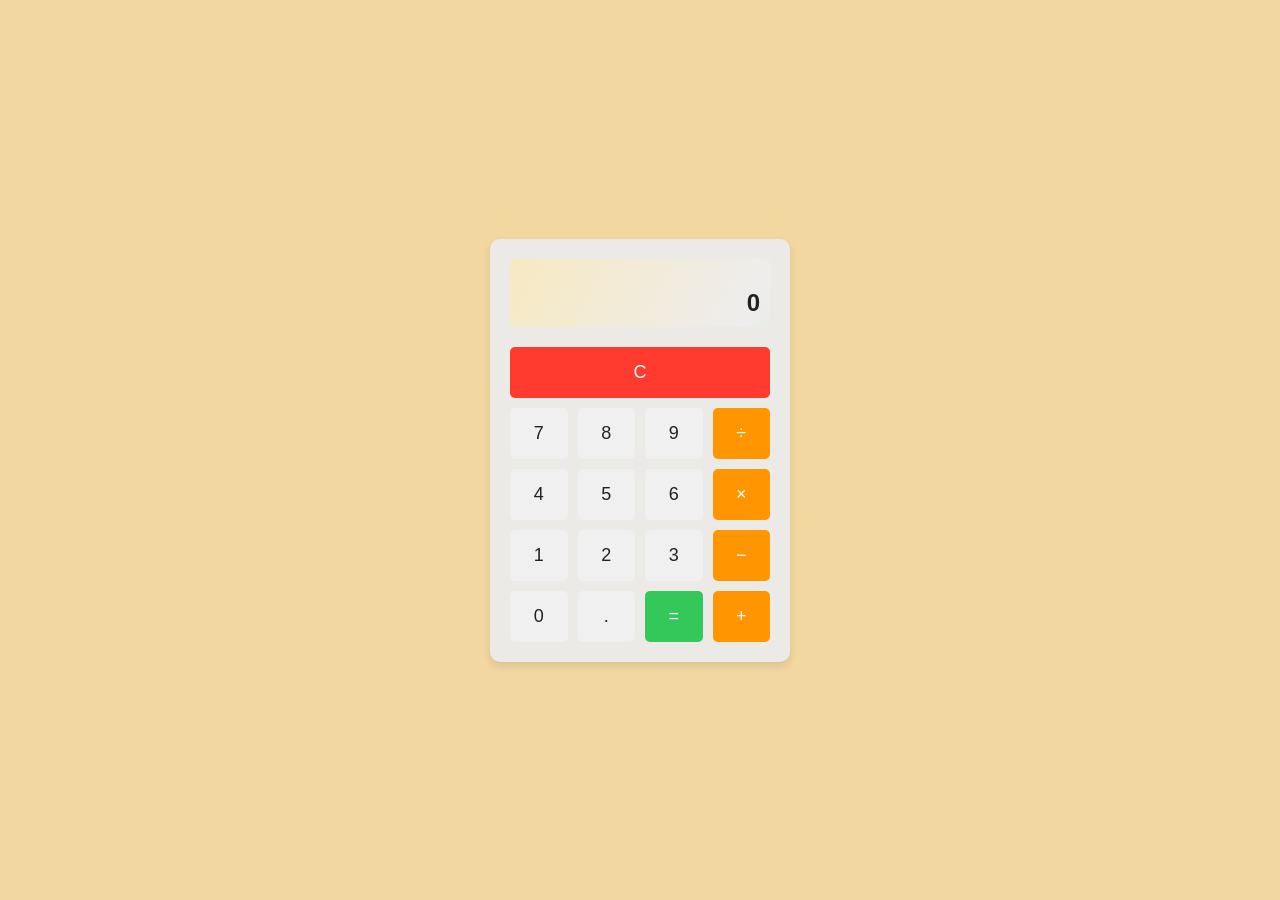
<file: Calculator/index.html>
<!DOCTYPE html>
<html lang="en">
<head>
    <meta charset="UTF-8">
    <meta name="viewport" content="width=device-width, initial-scale=1.0">

    <title>Calculator</title>

    <link rel="stylesheet" href="style.css">
    
</head>

<body>
    
    <div class="calculator">
        
        <div class="display">
            <div id="previous-operand"></div>
            <div id="current-operand">0</div>
        </div>

        <div class="buttons">

            <button id="clear">C</button>

            <button class="number">7</button>
            <button class="number">8</button>
            <button class="number">9</button>
            <button class="operator">÷</button>

            <button class="number">4</button>
            <button class="number">5</button>
            <button class="number">6</button>
            <button class="operator">×</button>

            <button class="number">1</button>
            <button class="number">2</button>
            <button class="number">3</button>
            <button class="operator">−</button>

            <button class="number">0</button>
            <button class="decimal">.</button>
            <button id="equals">=</button>
            <button class="operator">+</button>

        </div>

    </div>

    <script src="script.js"></script>

</body>
</html>
</file>
<file: Calculator/style.css>
* {
    box-sizing: border-box;
    margin: 0;
    padding: 0;
}
body {
    font-family: Arial, sans-serif;
    background-color: #f3d7a0;
    min-height: 100vh;
    display: flex;
    justify-content: center;
    align-items: center;
}
.calculator {
    background: #ebeae7;
    padding: 20px;
    border-radius: 10px;
    box-shadow: 0 4px 8px rgba(0, 0, 0, 0.1);
    width: 300px;
}
.display {
    background-color: #e6e6e6;
    padding: 10px;
    border-radius: 5px;
    margin-bottom: 20px;
    text-align: right;
    font-size: 24px;
}
#previous-operand {
    color: #888;
    font-size: 16px;
    height: 20px;
}
#current-operand {
    font-size: 24px;
    font-weight: bold;
    color: #222;
}
.buttons {
    display: grid;
    grid-template-columns: repeat(4, 1fr);
    gap: 10px;
}

/* Universal button styling */
button {
    padding: 15px;
    font-size: 18px;
    border: none;
    border-radius: 5px;
    cursor: pointer;
    transition: all 0.2s ease;
    font-weight: 500;
}

/* Number and decimal buttons - light gray background */
.number, .decimal {
    background-color: #f0f0f0;
    color: #222;
}

.number:hover, .decimal:hover {
    background-color: #e0e0e0;
    transform: scale(1.05);
}

.number:active, .decimal:active {
    background-color: #d0d0d0;
    transform: scale(0.98);
}

/* Operator buttons - orange background */
.operator {
    background-color: #ff9500;
    color: #fff;
}

.operator:hover {
    background-color: #e68a00;
    transform: scale(1.05);
}

.operator:active {
    background-color: #cc7700;
    transform: scale(0.98);
}

/* Clear button - red background, spans 4 columns */
#clear {
    background-color: #ff3b30;
    color: white;
    grid-column: span 4;
}

#clear:hover {
    background-color: #e63028;
    transform: scale(1.02);
}

#clear:active {
    background-color: #cc2820;
    transform: scale(0.98);
}

/* Equals button - green background */
#equals {
    background-color: #34c759;
    color: #fff;
}

#equals:hover {
    background-color: #2aa84a;
    transform: scale(1.05);
}

#equals:active {
    background-color: #1f8c3d;
    transform: scale(0.98);
}
@keyframes gradient-animation {
  0% {
    background-position: 0% 50%;
  }
  50% {
    background-position: 100% 50%;
  }
  100% {
    background-position: 0% 50%;
  }
}
.display{
    background: linear-gradient(300deg, #c5edaa, #eeeded, #f7e9c1);
    background-size: 180% 180%;
    animation: gradient-animation 18s ease infinite;
    color: white;
}
</file>
